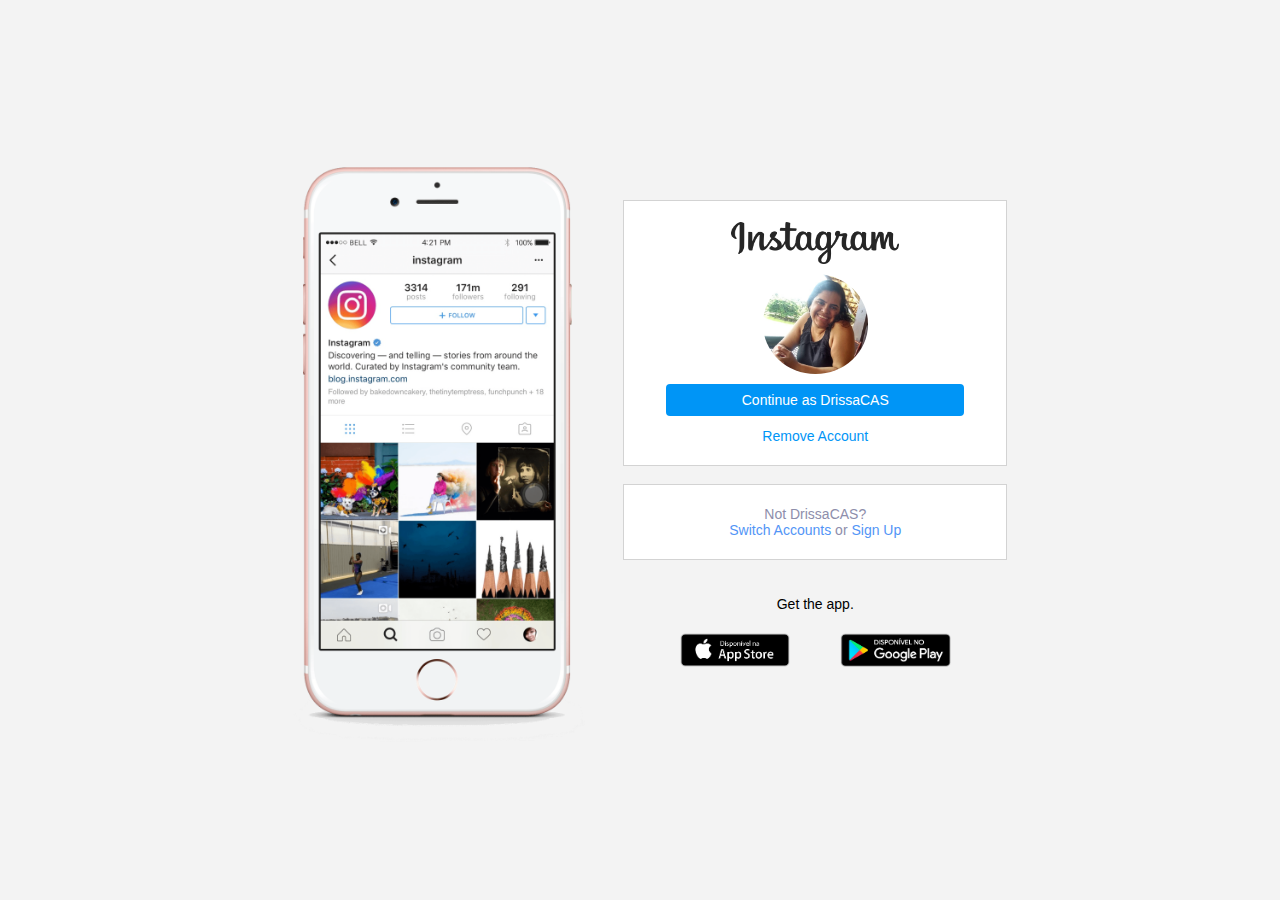
<file: index.html>
<!DOCTYPE html>
<html lang="pt-br">
    <head>
        <meta charset="UTF-8">
        <link rel="stylesheet" href="style.css">
        <title>Instagram</title>
    </head>
    <body>
        <div class="master">
            <div class="insta-left">
                <img src="./imagens/iphone.png" alt="celular-1">
            </div>
            <div class="insta-right">
                <div class="group">
                    <img src="./imagens/instagram-logo.png" class="instagram-logo" alt="logo instagram">
                    <div class="perfil">
                        <img src="./imagens/Drissa.png" alt="foto perfil">
                    </div>
                    <a href="#" class="instagram-login">Continue as DrissaCAS</a>
                    <a href="#" class="instagram-logout">Remove Account</a>
                </div>
                <div class="group">
                    <p class="not-account">Not DrissaCAS?</p>
                    <p class="not-account">
                        <span class="link-blue">Switch Accounts</span>
                        or
                        <span class="link-blue">Sign Up</span>
                    </p>
                </div>
                <div class="get-the-app">
                    <p class="get-app">Get the app.</p>
                    <div class="download">
                        <a href="#" class="app-download"></a>
                        <a href="#" class="app-download"></a>
                    </div>
                </div>
            </div>
        </div>
    </body>
</html>
</file>
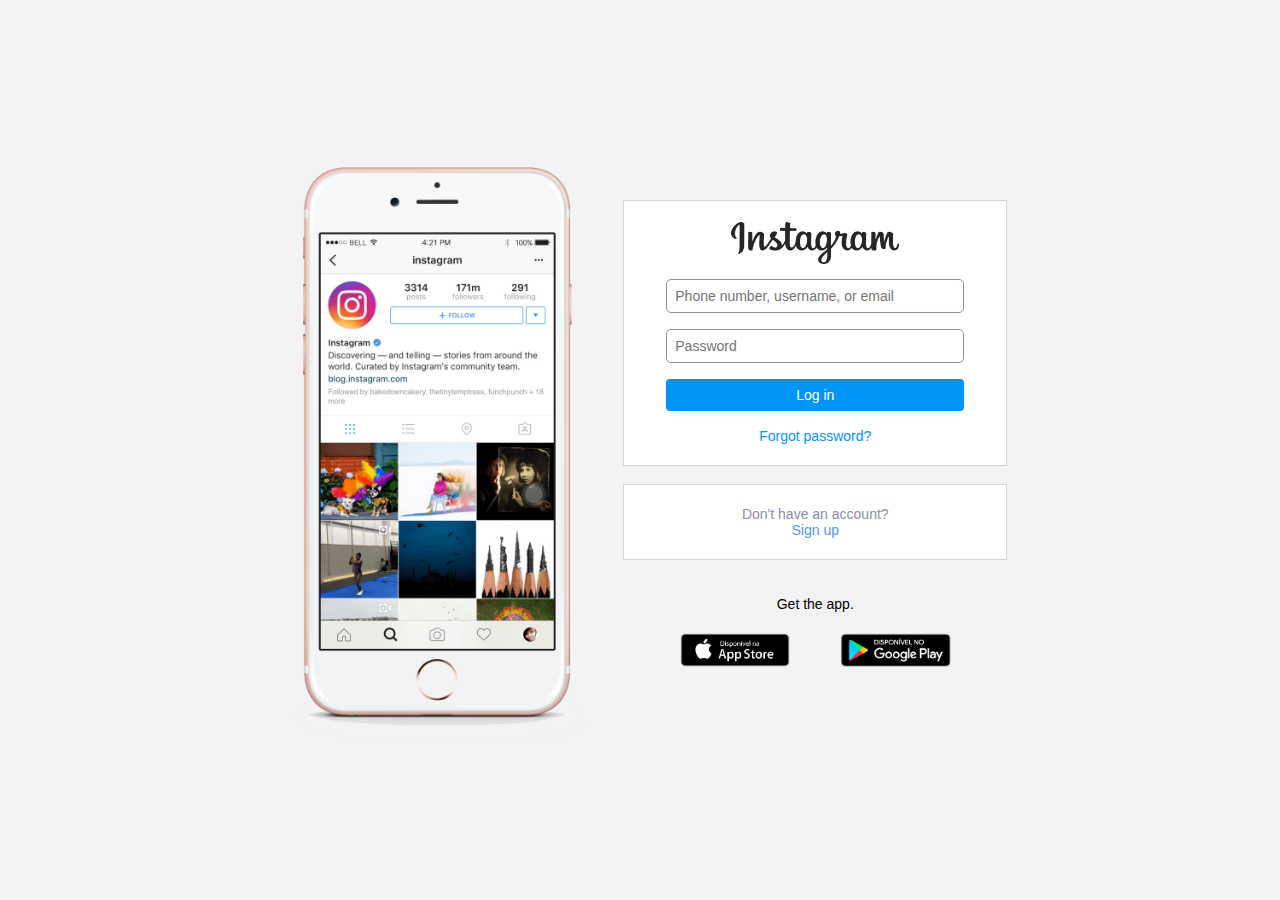
<file: index-1.html>
<!DOCTYPE html>
<html lang="pt-br">
    <head>
        <meta charset="UTF-8">
        <link rel="stylesheet" href="style.css">
        <title>Instagram</title>
    </head>
    <body>
        <div class="master">
            <div class="insta-left">
                <img src="./imagens/iphone.png" alt="celular-1">
            </div>
            <div class="insta-right">
                <div class="group">
                    <img src="./imagens/instagram-logo.png" class="instagram-logo" alt="logo instagram">
                    <input type="text" id="username" placeholder="Phone number, username, or email">
                    <input type="password" id="password" placeholder="Password">
                    <a href="#" class="instagram-login">Log in</a>
                    <a href="#" class="instagram-logout">Forgot password?</a>
                </div>
                <div class="group">
                    <p class="not-account">Don't have an account?</p>
                    <p class="not-account">
                        <a href="#"> <span class="link-blue">Sign up</span></a>
                    </p>
                </div>
                <div class="get-the-app">
                    <p class="get-app">Get the app.</p>
                    <div class="download">
                        <a href="#" class="app-download"></a>
                        <a href="#" class="app-download"></a>
                    </div>
                </div>
            </div>
        </div>
    </body>
</html>
</file>
<file: style.css>
*{
    padding: 0;
    margin: 0;
    box-sizing: border-box;
    text-decoration: none;
    font-family: sans-serif;
    font-size: 14px;
}
body{
    width: 100%;
    min-height: 100vh;
    background-color: rgb(243, 243, 243);
    margin: 0;
    padding: 0;
    display: flex;
    justify-content: center;
}
.master{
    display: flex;
    align-items: center;
    justify-content: start;
    width: 60%;
    height: 100vh;
}
.insta-left{
    display: flex;
    align-items: center;
    justify-content: center;
}
.insta-left img{
    height: 50rem;
    padding-top: 50px;
}
.insta-right{
    display: flex;
    align-items: center;
    justify-content: space-around;
    flex-direction: column;
    width: 50%;
    min-height: 34rem;
}
.group{
    display: flex;
    align-items: center;
    justify-content: space-between;
    flex-direction: column;
    background-color: #ffffff;
    width: 100%;
    padding: 1.5rem 3rem;
    margin-bottom: 1.3rem;
    border: 1px solid lightgray;
}
.group:nth-child(1){
    min-height: 19rem;
}
.group input{
    width: 100%;
    border: 1px solid #8e8eab;
    border-radius: 5px;
    padding: 8px;
    font-size: 14px;
    outline: 0;
}
.group a{
    width: 100%;
    text-align: center;
}
.instagram-logo{
    height: 3rem;
    width: 12rem;
}
.perfil{
    display: flex;
    justify-content: center;
    align-items: center;
    border-radius: 50%;
    overflow: hidden;
}
.perfil img{
    height: 100px;
}
.instagram-login{
    background-color: #0095f6;
    color: white;
    padding: 8px;
    border-radius: 4px;
}
.instagram-logout{
    color: #0095f6;
    margin-top: 1px;
}
.not-account{
    color: #8e8eab;
}
.link-blue{
    color: #5295f6;
}
.get-the-app{
    display: flex;
    flex-direction: column;
    align-items: center;
    justify-content: center;
    width: 100%;
    padding: 1.3rem 0;
}
.download{
    display: flex;
    width: 100%;
    justify-content: space-evenly;
    align-items: center;
    padding: 1rem;
}
.app-download{
    height: 3rem;
    width: 10rem;
    background-size: cover;
}
.app-download:nth-child(1){
    background-image: url(./imagens/appstore.png);
    width: 35%;
}
.app-download:nth-child(2){
    background-image: url(./imagens/googleplay.png);
    width: 35%;
}
/*Responsividade*/
@media(max-width: 1024px){
    .insta-right{
        width: 90%;
    }
}
@media(max-width: 600px){
    body{
        background-color: #ffffff;
    }
    .insta-right{
        width: 90%;
    }
    .insta-left{
        display: none;
    }
    .insta-right{
        width: 100%;
    }
    .group{
        border: 1px solid transparent;
    }
}
</file>
